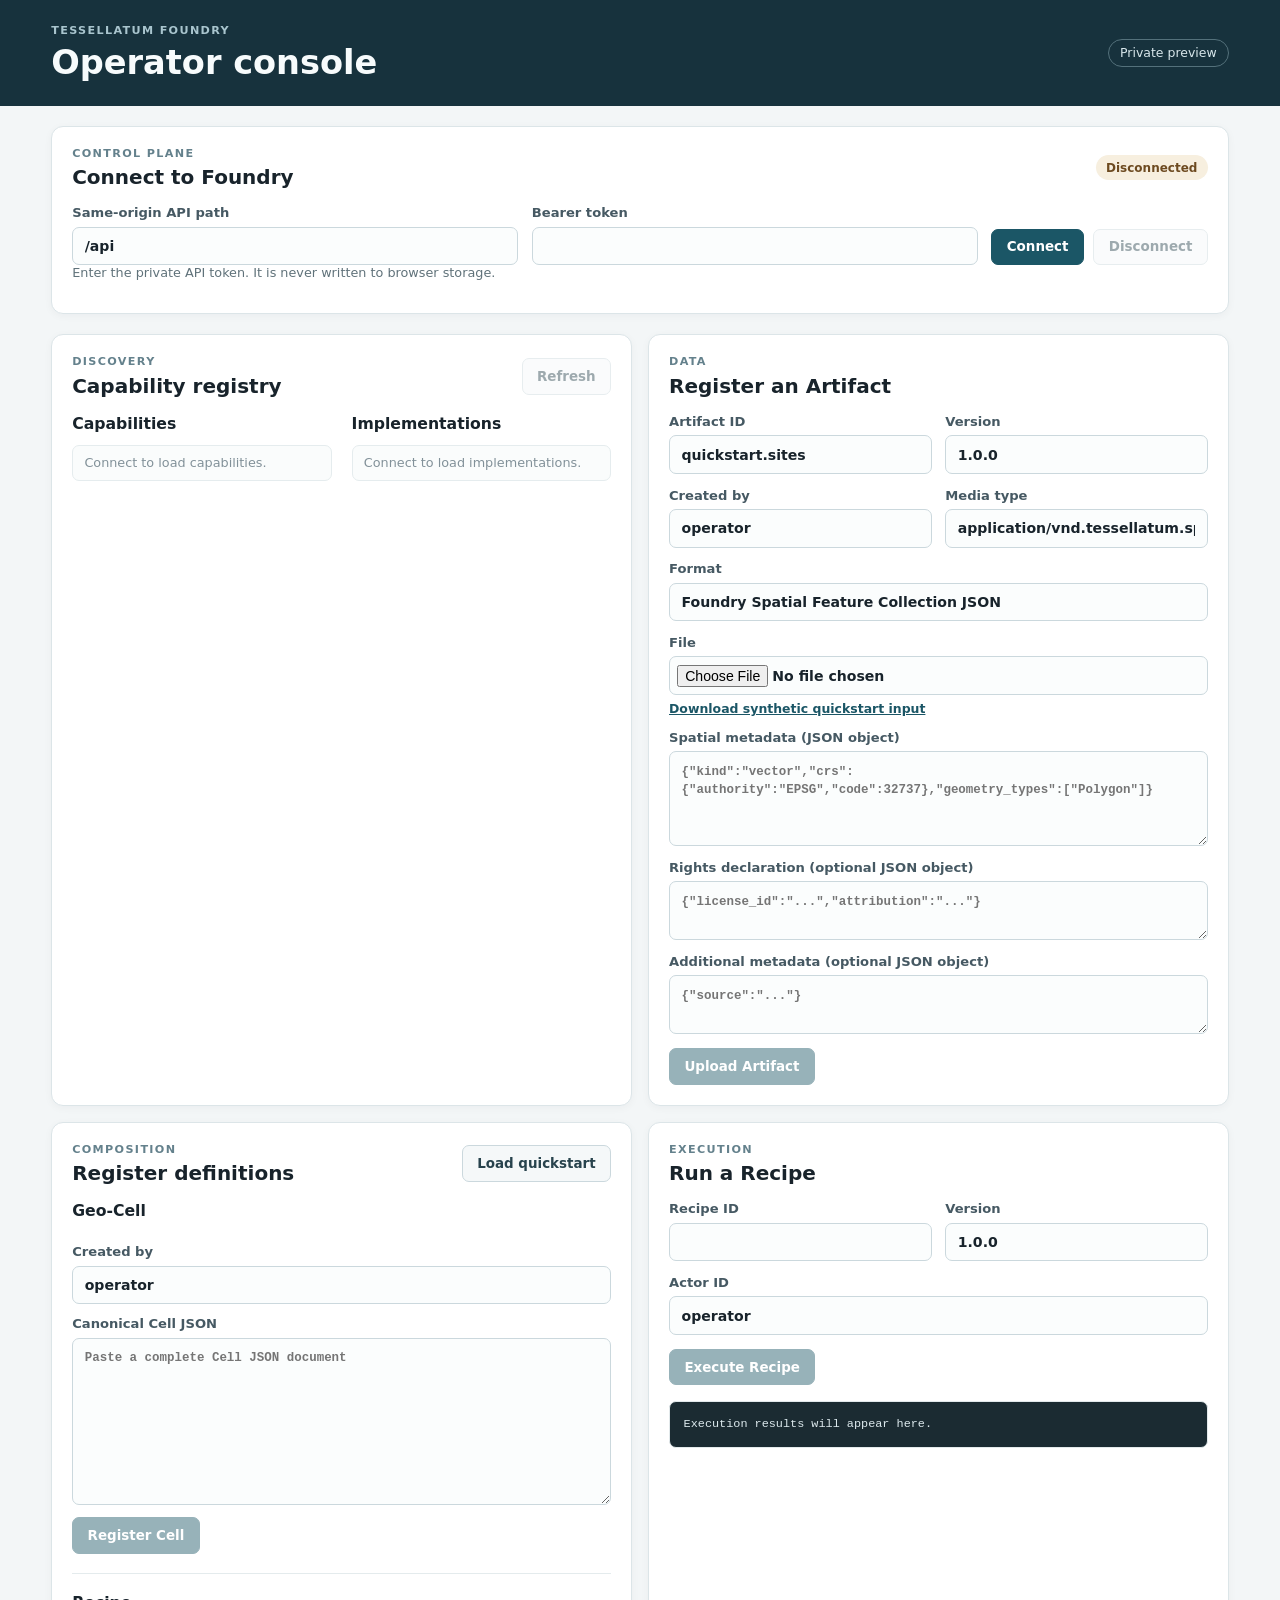
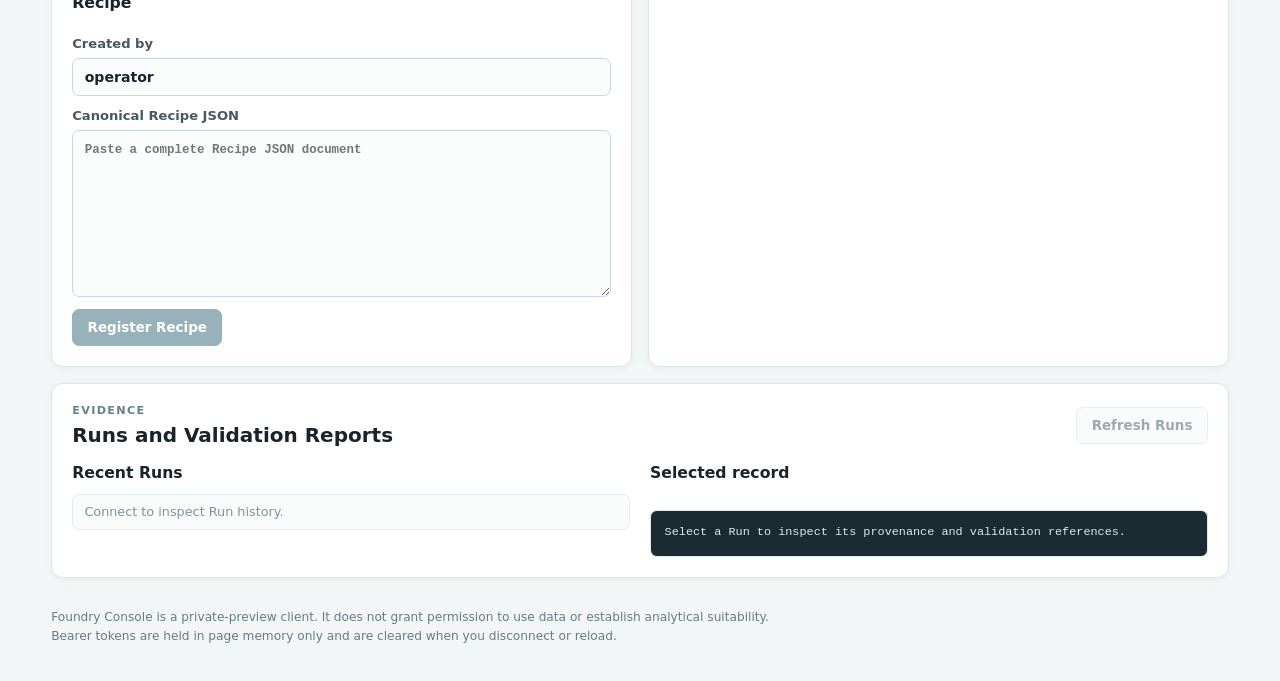
<file: console/index.html>
<!doctype html>
<html lang="en">
<head>
  <meta charset="utf-8">
  <meta name="viewport" content="width=device-width, initial-scale=1">
  <meta name="referrer" content="no-referrer">
  <title>Tessellatum Foundry Console</title>
  <link rel="stylesheet" href="styles.css">
  <script src="app.js" defer></script>
</head>
<body>
  <header class="topbar">
    <div>
      <p class="eyebrow">Tessellatum Foundry</p>
      <h1>Operator console</h1>
    </div>
    <span class="preview-label">Private preview</span>
  </header>

  <section class="connection panel" aria-labelledby="connection-title">
    <div class="section-heading">
      <div>
        <p class="eyebrow">Control plane</p>
        <h2 id="connection-title">Connect to Foundry</h2>
      </div>
      <span id="connectionState" class="state disconnected">Disconnected</span>
    </div>
    <div class="connection-fields">
      <label>Same-origin API path
        <input id="apiBase" value="/api" autocomplete="off" spellcheck="false">
      </label>
      <label>Bearer token
        <input id="apiToken" type="password" autocomplete="off" spellcheck="false">
      </label>
      <div class="actions">
        <button id="connectButton" type="button">Connect</button>
        <button id="disconnectButton" class="secondary" type="button" disabled>Disconnect</button>
      </div>
    </div>
    <p id="connectionMessage" class="message" role="status" aria-live="polite">
      Enter the private API token supplied by your administrator. It stays in memory only.
    </p>
  </section>

  <main class="dashboard">
    <section class="panel" aria-labelledby="registry-title">
      <div class="section-heading">
        <div>
          <p class="eyebrow">Discovery</p>
          <h2 id="registry-title">Capability registry</h2>
        </div>
        <button id="refreshRegistry" class="secondary" type="button" disabled>Refresh</button>
      </div>
      <div class="registry-grid">
        <div>
          <h3>Capabilities</h3>
          <ul id="capabilityList" class="compact-list"><li class="muted">Connect to load capabilities.</li></ul>
        </div>
        <div>
          <h3>Implementations</h3>
          <ul id="implementationList" class="compact-list"><li class="muted">Connect to load implementations.</li></ul>
        </div>
      </div>
    </section>

    <section class="panel" aria-labelledby="artifact-title">
      <div class="section-heading">
        <div>
          <p class="eyebrow">Data</p>
          <h2 id="artifact-title">Register an Artifact</h2>
        </div>
      </div>
      <form id="artifactForm" class="form-grid">
        <label>Artifact ID<input id="artifactId" required value="quickstart.sites"></label>
        <label>Version<input id="artifactVersion" required value="1.0.0"></label>
        <label>Created by<input id="artifactCreator" required value="operator"></label>
        <label>Media type<input id="artifactMediaType" required value="application/vnd.tessellatum.spatial-feature-collection+json"></label>
        <label class="wide">Format<input id="artifactFormat" required value="Foundry Spatial Feature Collection JSON"></label>
        <label class="wide">File<input id="artifactFile" type="file" required><a class="inline-link" href="examples/quickstart/sites.geojson" download>Download synthetic quickstart input</a></label>
        <label class="wide">Spatial metadata (JSON object)
          <textarea id="artifactSpatial" rows="4" spellcheck="false" placeholder='{"kind":"vector","crs":{"authority":"EPSG","code":32737},"geometry_types":["Polygon"]}'></textarea>
        </label>
        <label class="wide">Rights declaration (optional JSON object)
          <textarea id="artifactRights" rows="2" spellcheck="false" placeholder='{"license_id":"...","attribution":"..."}'></textarea>
        </label>
        <label class="wide">Additional metadata (optional JSON object)
          <textarea id="artifactMetadata" rows="2" spellcheck="false" placeholder='{"source":"..."}'></textarea>
        </label>
        <div class="wide actions">
          <button type="submit" disabled>Upload Artifact</button>
          <span id="artifactMessage" class="message" role="status" aria-live="polite"></span>
        </div>
      </form>
    </section>

    <section class="panel" aria-labelledby="definitions-title">
      <div class="section-heading">
        <div>
          <p class="eyebrow">Composition</p>
          <h2 id="definitions-title">Register definitions</h2>
        </div>
        <button id="loadQuickstart" class="secondary" type="button">Load quickstart</button>
      </div>
      <form id="cellForm" class="stack-form">
        <h3>Geo-Cell</h3>
        <label>Created by<input id="cellCreator" value="operator" required></label>
        <label>Canonical Cell JSON
          <textarea id="cellDefinition" rows="8" spellcheck="false" placeholder="Paste a complete Cell JSON document"></textarea>
        </label>
        <div class="actions">
          <button type="submit" disabled>Register Cell</button>
          <span id="cellMessage" class="message" role="status" aria-live="polite"></span>
        </div>
      </form>
      <div class="separator"></div>
      <form id="recipeForm" class="stack-form">
        <h3>Recipe</h3>
        <label>Created by<input id="recipeCreator" value="operator" required></label>
        <label>Canonical Recipe JSON
          <textarea id="recipeDefinition" rows="8" spellcheck="false" placeholder="Paste a complete Recipe JSON document"></textarea>
        </label>
        <div class="actions">
          <button type="submit" disabled>Register Recipe</button>
          <span id="recipeMessage" class="message" role="status" aria-live="polite"></span>
        </div>
      </form>
    </section>

    <section class="panel" aria-labelledby="execute-title">
      <div class="section-heading">
        <div>
          <p class="eyebrow">Execution</p>
          <h2 id="execute-title">Run a Recipe</h2>
        </div>
      </div>
      <form id="executeForm" class="form-grid">
        <label>Recipe ID<input id="runRecipeId" required></label>
        <label>Version<input id="runRecipeVersion" required value="1.0.0"></label>
        <label class="wide">Actor ID<input id="runActor" required value="operator"></label>
        <div class="wide actions">
          <button type="submit" disabled>Execute Recipe</button>
          <span id="executeMessage" class="message" role="status" aria-live="polite"></span>
        </div>
      </form>
      <pre id="executionResult" class="result" aria-live="polite">Execution results will appear here.</pre>
      <div id="outputDownloads" class="actions" aria-label="Recipe output downloads"></div>
    </section>

    <section class="panel wide-panel" aria-labelledby="history-title">
      <div class="section-heading">
        <div>
          <p class="eyebrow">Evidence</p>
          <h2 id="history-title">Runs and Validation Reports</h2>
        </div>
        <button id="refreshRuns" class="secondary" type="button" disabled>Refresh Runs</button>
      </div>
      <div class="history-grid">
        <div>
          <h3>Recent Runs</h3>
          <ul id="runList" class="run-list"><li class="muted">Connect to inspect Run history.</li></ul>
        </div>
        <div>
          <h3>Selected record</h3>
          <div id="reportLinks" class="actions"></div>
          <pre id="recordDetail" class="result">Select a Run to inspect its provenance and validation references.</pre>
        </div>
      </div>
    </section>
  </main>

  <footer>
    <p>Foundry Console is a private-preview client. It does not grant permission to use data or establish analytical suitability.</p>
    <p>Bearer tokens are held in page memory only and are cleared when you disconnect or reload.</p>
  </footer>
</body>
</html>
</file>
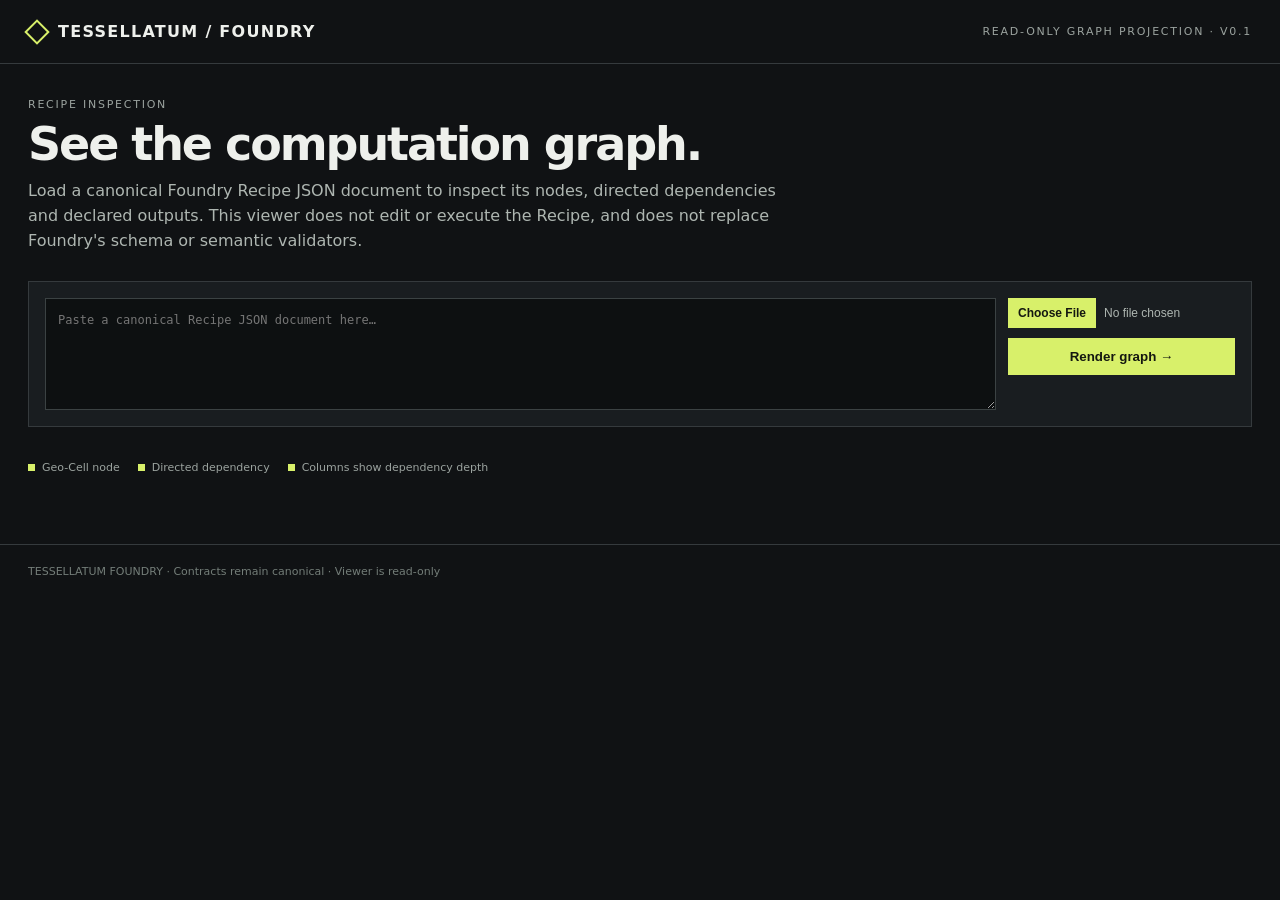
<file: viewer/index.html>
<!doctype html>
<html lang="en">
<head>
  <meta charset="utf-8">
  <meta name="viewport" content="width=device-width, initial-scale=1">
  <meta name="description" content="Read-only viewer for canonical Tessellatum Foundry Recipe DAGs.">
  <title>Foundry / Recipe Viewer</title>
  <style>
    :root {
      color-scheme: dark;
      font-family: Inter, ui-sans-serif, system-ui, -apple-system, BlinkMacSystemFont, "Segoe UI", sans-serif;
      background: #101214;
      color: #eef0ec;
      font-synthesis: none;
      text-rendering: optimizeLegibility;
    }
    * { box-sizing: border-box; }
    body { margin: 0; min-width: 320px; }
    header {
      display: flex; align-items: center; justify-content: space-between;
      gap: 20px; padding: 22px 28px; border-bottom: 1px solid #353a3d;
    }
    .brand { display: flex; align-items: center; gap: 12px; font-weight: 750; letter-spacing: .08em; }
    .mark { width: 18px; height: 18px; border: 2px solid #d8f06a; transform: rotate(45deg); }
    .eyebrow, .muted, small { color: #9ba39f; }
    .eyebrow { font-size: 11px; letter-spacing: .16em; text-transform: uppercase; }
    main { max-width: 1500px; margin: 0 auto; padding: 34px 28px 56px; }
    h1 { margin: 6px 0 8px; font-size: clamp(28px, 4vw, 46px); letter-spacing: -.045em; }
    .intro { max-width: 760px; color: #aeb6b1; line-height: 1.55; margin: 0 0 28px; }
    .loader {
      display: grid; grid-template-columns: minmax(0, 1fr) auto; gap: 12px;
      padding: 16px; background: #191d20; border: 1px solid #353a3d; margin-bottom: 20px;
    }
    textarea {
      width: 100%; min-height: 112px; resize: vertical; background: #0d1011;
      color: #e9eee8; border: 1px solid #3b4243; padding: 12px;
      font: 12px/1.5 ui-monospace, SFMono-Regular, Consolas, monospace;
    }
    .load-actions { display: flex; flex-direction: column; gap: 10px; min-width: 180px; }
    button, input::file-selector-button {
      border: 1px solid #d8f06a; background: #d8f06a; color: #141710;
      padding: 10px 14px; font-weight: 750; cursor: pointer;
    }
    button:hover { background: #e6ff85; }
    input[type=file] { color: #aeb6b1; font-size: 12px; max-width: 100%; }
    input::file-selector-button { margin-right: 8px; padding: 7px 9px; }
    .error { display: none; border-left: 3px solid #ff786f; padding: 10px 12px; color: #ffc0bb; background: #281a1a; margin: 12px 0; }
    .summary {
      display: none; grid-template-columns: 1fr auto; align-items: end; gap: 20px;
      padding: 20px 0 16px; border-bottom: 1px solid #353a3d;
    }
    .summary h2 { margin: 4px 0; font-size: 24px; overflow-wrap: anywhere; }
    .stats { display: flex; gap: 18px; color: #aeb6b1; font-size: 12px; }
    .stats strong { color: #eef0ec; font-size: 18px; display: block; }
    .graph-wrap {
      display: none; margin-top: 18px; border: 1px solid #353a3d;
      background-color: #141719;
      background-image: radial-gradient(#343a3a 1px, transparent 1px);
      background-size: 18px 18px; overflow: auto; min-height: 260px;
    }
    svg { display: block; max-width: none; }
    .node rect { fill: #202629; stroke: #65706d; stroke-width: 1.4; }
    .node .node-id { fill: #d8f06a; font: 700 11px ui-monospace, monospace; }
    .node .cell-ref { fill: #f0f2ed; font: 600 13px ui-monospace, monospace; }
    .node .cell-version { fill: #9ba39f; font: 11px ui-monospace, monospace; }
    .edge { fill: none; stroke: #87928c; stroke-width: 1.5; }
    .edge-label { fill: #aeb6b1; font: 10px ui-monospace, monospace; }
    .legend { display: flex; gap: 18px; flex-wrap: wrap; padding: 14px 0; color: #9ba39f; font-size: 11px; }
    .legend span::before { content: ""; display: inline-block; width: 7px; height: 7px; background: #d8f06a; margin-right: 7px; }
    .outputs { margin-top: 12px; padding: 14px 16px; background: #191d20; border: 1px solid #353a3d; }
    .outputs h3 { margin: 0 0 8px; font-size: 12px; letter-spacing: .12em; text-transform: uppercase; color: #9ba39f; }
    .outputs ul { margin: 0; padding-left: 18px; color: #e2e8e1; font: 12px/1.7 ui-monospace, monospace; }
    footer { padding: 20px 28px; border-top: 1px solid #353a3d; color: #737d78; font-size: 11px; }
    @media (max-width: 760px) {
      header { padding: 18px; }
      main { padding: 26px 16px 40px; }
      .loader { grid-template-columns: 1fr; }
      .load-actions { flex-direction: row; align-items: center; flex-wrap: wrap; }
      .summary { grid-template-columns: 1fr; }
      .stats { gap: 24px; }
    }
  </style>
</head>
<body>
  <header>
    <div class="brand"><span class="mark" aria-hidden="true"></span><span>TESSELLATUM / FOUNDRY</span></div>
    <div class="eyebrow">Read-only graph projection · v0.1</div>
  </header>
  <main>
    <div class="eyebrow">Recipe inspection</div>
    <h1>See the computation graph.</h1>
    <p class="intro">Load a canonical Foundry Recipe JSON document to inspect its nodes, directed dependencies and declared outputs. This viewer does not edit or execute the Recipe, and does not replace Foundry's schema or semantic validators.</p>

    <section class="loader" aria-label="Load a Recipe">
      <textarea id="recipe-json" spellcheck="false" aria-label="Recipe JSON" placeholder="Paste a canonical Recipe JSON document here…"></textarea>
      <div class="load-actions">
        <input id="recipe-file" type="file" accept=".json,application/json" aria-label="Choose Recipe JSON file">
        <button id="render" type="button">Render graph →</button>
      </div>
    </section>
    <div id="error" class="error" role="alert"></div>

    <section id="summary" class="summary" aria-live="polite">
      <div>
        <div class="eyebrow" id="recipe-ref"></div>
        <h2 id="recipe-title"></h2>
        <div class="muted" id="recipe-id"></div>
      </div>
      <div class="stats">
        <div><strong id="node-count">0</strong>Nodes</div>
        <div><strong id="edge-count">0</strong>Edges</div>
        <div><strong id="output-count">0</strong>Outputs</div>
      </div>
    </section>

    <section id="graph-wrap" class="graph-wrap" aria-label="Recipe directed acyclic graph">
      <svg id="graph" role="img" aria-label="Recipe graph"></svg>
    </section>
    <div class="legend"><span>Geo-Cell node</span><span>Directed dependency</span><span>Columns show dependency depth</span></div>
    <section id="outputs" class="outputs" hidden>
      <h3>Declared Recipe outputs</h3>
      <ul id="output-list"></ul>
    </section>
  </main>
  <footer>TESSELLATUM FOUNDRY · Contracts remain canonical · Viewer is read-only</footer>

  <script>
    "use strict";

    const byId = (id) => document.getElementById(id);
    const svgNs = "http://www.w3.org/2000/svg";

    function element(name, attributes = {}, text = "") {
      const node = document.createElementNS(svgNs, name);
      for (const [key, value] of Object.entries(attributes)) node.setAttribute(key, String(value));
      if (text) node.textContent = text;
      return node;
    }

    function requireString(value, label) {
      if (typeof value !== "string" || value.trim() === "") {
        throw new Error(label + " must be a non-empty string.");
      }
      return value;
    }

    function layoutRecipe(recipe) {
      if (!recipe || typeof recipe !== "object" || Array.isArray(recipe)) {
        throw new Error("Recipe JSON must be an object.");
      }
      requireString(recipe.recipe_id, "recipe_id");
      requireString(recipe.version, "version");
      if (!Array.isArray(recipe.nodes) || recipe.nodes.length === 0) {
        throw new Error("Recipe must contain at least one node.");
      }
      const nodes = recipe.nodes.map((node) => {
        if (!node || typeof node !== "object" || Array.isArray(node)) {
          throw new Error("Each node must be an object.");
        }
        requireString(node.node_id, "node_id");
        if (!node.cell || typeof node.cell !== "object") {
          throw new Error("Node " + node.node_id + " must reference a Cell.");
        }
        requireString(node.cell.cell_id, "cell.cell_id");
        requireString(node.cell.version, "cell.version");
        return node;
      });
      const ids = nodes.map((node) => node.node_id);
      if (new Set(ids).size !== ids.length) throw new Error("Recipe node IDs must be unique.");

      const nodeById = new Map(nodes.map((node) => [node.node_id, node]));
      const adjacency = new Map(ids.map((id) => [id, []]));
      const indegree = new Map(ids.map((id) => [id, 0]));
      const rank = new Map(ids.map((id) => [id, 0]));
      if (!Array.isArray(recipe.edges)) {
        throw new Error("Recipe edges must be an array.");
      }
      const edges = recipe.edges;
      const outputs = recipe.declared_outputs === undefined ? [] : recipe.declared_outputs;
      if (!Array.isArray(outputs)) {
        throw new Error("Recipe declared_outputs must be an array when present.");
      }
      for (const output of outputs) {
        requireString(output && output.name, "declared_outputs.name");
        requireString(output.node_id, "declared_outputs.node_id");
        requireString(output.output_port, "declared_outputs.output_port");
        if (!nodeById.has(output.node_id)) {
          throw new Error("A declared output references a node that is not in this Recipe.");
        }
      }

      for (const edge of edges) {
        const from = edge && edge.from;
        const to = edge && edge.to;
        const source = requireString(from && from.node_id, "edge.from.node_id");
        const target = requireString(to && to.node_id, "edge.to.node_id");
        requireString(from.output_port, "edge.from.output_port");
        requireString(to.input_port, "edge.to.input_port");
        if (!nodeById.has(source) || !nodeById.has(target)) {
          throw new Error("An edge references a node that is not in this Recipe.");
        }
        adjacency.get(source).push(target);
        indegree.set(target, indegree.get(target) + 1);
      }

      const queue = ids.filter((id) => indegree.get(id) === 0);
      const order = [];
      while (queue.length) {
        const source = queue.shift();
        order.push(source);
        for (const target of adjacency.get(source)) {
          rank.set(target, Math.max(rank.get(target), rank.get(source) + 1));
          indegree.set(target, indegree.get(target) - 1);
          if (indegree.get(target) === 0) queue.push(target);
        }
      }
      if (order.length !== nodes.length) {
        throw new Error("Recipe contains a dependency cycle; a DAG cannot be rendered.");
      }

      const layers = new Map();
      for (const id of order) {
        const depth = rank.get(id);
        if (!layers.has(depth)) layers.set(depth, []);
        layers.get(depth).push(id);
      }

      const nodeWidth = 236;
      const nodeHeight = 88;
      const columnGap = 124;
      const rowGap = 34;
      const padding = 42;
      const maxDepth = Math.max(...layers.keys());
      const maxRows = Math.max(...Array.from(layers.values(), (items) => items.length));
      const width = padding * 2 + (maxDepth + 1) * nodeWidth + maxDepth * columnGap;
      const height = padding * 2 + maxRows * nodeHeight + Math.max(0, maxRows - 1) * rowGap;
      const positions = new Map();

      for (const [depth, layer] of layers.entries()) {
        layer.forEach((id, index) => {
          positions.set(id, {
            x: padding + depth * (nodeWidth + columnGap),
            y: padding + index * (nodeHeight + rowGap),
          });
        });
      }
      return { nodes, edges, outputs, positions, nodeWidth, nodeHeight, width, height, order };
    }

    function renderRecipe(recipe) {
      const layout = layoutRecipe(recipe);
      const graph = byId("graph");
      graph.replaceChildren();
      graph.setAttribute("viewBox", "0 0 " + layout.width + " " + layout.height);
      graph.setAttribute("width", layout.width);
      graph.setAttribute("height", layout.height);

      const defs = element("defs");
      const marker = element("marker", {
        id: "arrow", markerWidth: 8, markerHeight: 8, refX: 6, refY: 3,
        orient: "auto", markerUnits: "strokeWidth"
      });
      marker.append(element("path", { d: "M0,0 L0,6 L7,3 z", fill: "#87928c" }));
      defs.append(marker);
      graph.append(defs);

      const edgeLayer = element("g", { "aria-label": "Dependencies" });
      for (const edge of layout.edges) {
        const source = layout.positions.get(edge.from.node_id);
        const target = layout.positions.get(edge.to.node_id);
        const x1 = source.x + layout.nodeWidth;
        const x2 = target.x;
        const y1 = source.y + layout.nodeHeight / 2;
        const y2 = target.y + layout.nodeHeight / 2;
        const middle = x1 + Math.max(24, (x2 - x1) / 2);
        const path = element("path", {
          d: "M " + x1 + " " + y1 + " H " + middle + " V " + y2 + " H " + (x2 - 7),
          class: "edge", "marker-end": "url(#arrow)"
        });
        const title = element("title", {}, edge.from.node_id + "." + edge.from.output_port + " → " + edge.to.node_id + "." + edge.to.input_port);
        path.append(title);
        edgeLayer.append(path);
      }
      graph.append(edgeLayer);

      const nodeLayer = element("g", { "aria-label": "Geo-Cell nodes" });
      for (const node of layout.nodes) {
        const point = layout.positions.get(node.node_id);
        const group = element("g", {
          class: "node",
          transform: "translate(" + point.x + " " + point.y + ")"
        });
        group.append(element("title", {}, node.node_id + " · " + node.cell.cell_id + "@" + node.cell.version));
        group.append(element("rect", { width: layout.nodeWidth, height: layout.nodeHeight, rx: 2 }));
        group.append(element("text", { x: 14, y: 22, class: "node-id" }, node.node_id));
        group.append(element("text", { x: 14, y: 48, class: "cell-ref" }, node.cell.cell_id));
        group.append(element("text", { x: 14, y: 69, class: "cell-version" }, "CELL VERSION / " + node.cell.version));
        nodeLayer.append(group);
      }
      graph.append(nodeLayer);

      const outputs = layout.outputs;
      byId("recipe-ref").textContent = "RECIPE / " + recipe.recipe_id + "@" + recipe.version;
      byId("recipe-title").textContent = typeof recipe.title === "string" ? recipe.title : recipe.recipe_id;
      byId("recipe-id").textContent = "Canonical Recipe JSON · read-only projection";
      byId("node-count").textContent = String(layout.nodes.length);
      byId("edge-count").textContent = String(layout.edges.length);
      byId("output-count").textContent = String(outputs.length);
      byId("summary").style.display = "grid";
      byId("graph-wrap").style.display = "block";
      byId("outputs").hidden = outputs.length === 0;
      byId("output-list").replaceChildren();
      for (const output of outputs) {
        const item = document.createElement("li");
        item.textContent = output.name + " ← " + output.node_id + "." + output.output_port;
        byId("output-list").append(item);
      }
      byId("error").style.display = "none";
    }

    byId("render").addEventListener("click", () => {
      try {
        const recipe = JSON.parse(byId("recipe-json").value);
        renderRecipe(recipe);
      } catch (error) {
        byId("error").textContent = error instanceof Error ? error.message : "Unable to render this Recipe.";
        byId("error").style.display = "block";
      }
    });

    byId("recipe-file").addEventListener("change", async (event) => {
      const file = event.target.files && event.target.files[0];
      if (!file) return;
      try {
        byId("recipe-json").value = await file.text();
        byId("render").click();
      } catch {
        byId("error").textContent = "Unable to read the selected file.";
        byId("error").style.display = "block";
      }
    });
  </script>
</body>
</html>
</file>
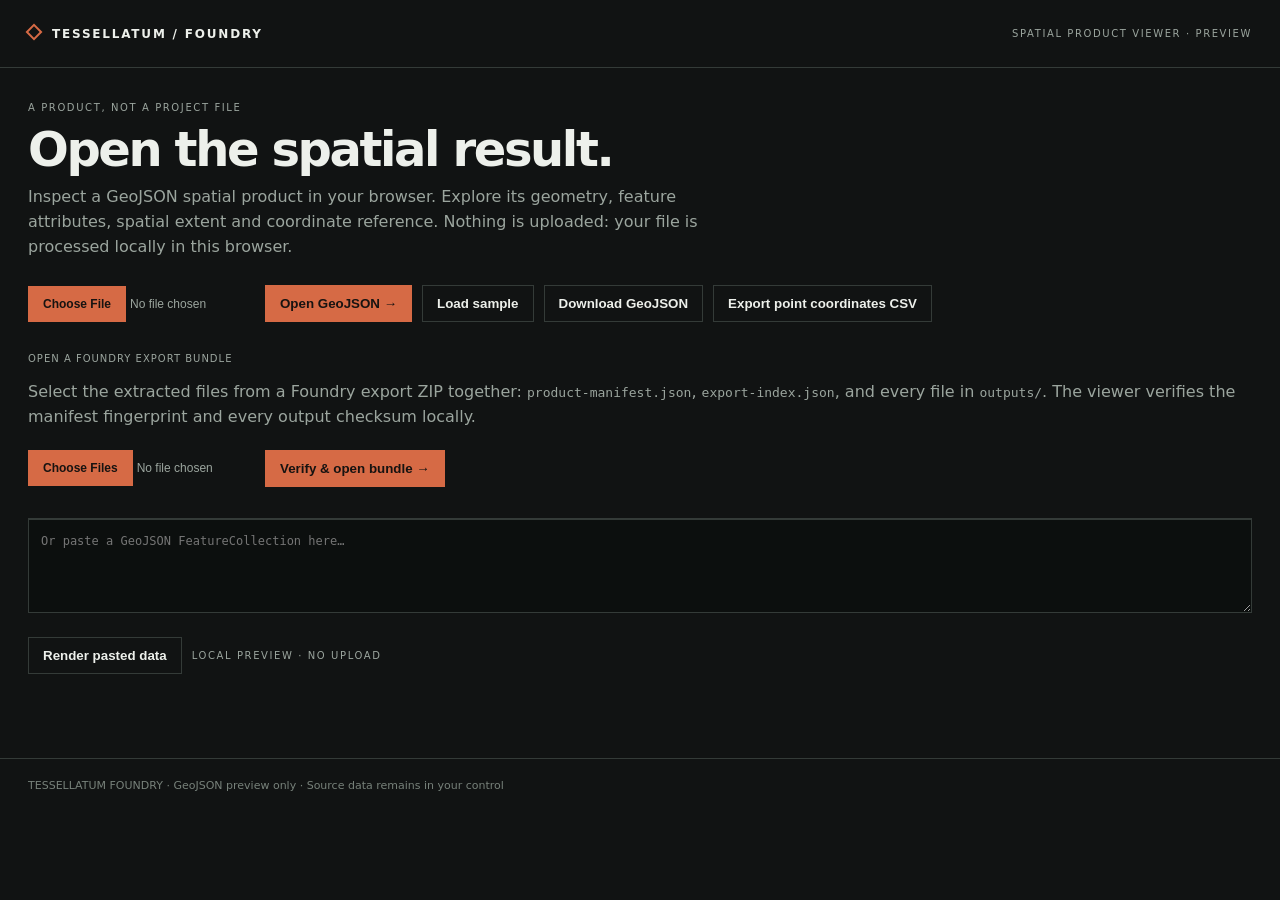
<file: viewer/product/index.html>
<!doctype html>
<html lang="en">
<head>
<meta charset="utf-8"><meta name="viewport" content="width=device-width,initial-scale=1">
<meta name="description" content="Open and inspect spatial products produced by Tessellatum Foundry.">
<title>Foundry / Spatial Product</title>
<style>
:root{color-scheme:dark;--bg:#111313;--panel:#191d1c;--line:#343b38;--ink:#edf0eb;--muted:#9ba59e;--accent:#d66a45;--soft:#242a27;font-family:Inter,ui-sans-serif,system-ui,-apple-system,"Segoe UI",sans-serif}
*{box-sizing:border-box}body{margin:0;background:var(--bg);color:var(--ink);min-width:320px}header{height:68px;border-bottom:1px solid var(--line);display:flex;align-items:center;justify-content:space-between;padding:0 28px}.brand{font-size:12px;font-weight:800;letter-spacing:.15em}.mark{display:inline-block;width:12px;height:12px;border:2px solid var(--accent);transform:rotate(45deg);margin-right:12px}.eyebrow{font-size:10px;letter-spacing:.16em;text-transform:uppercase;color:var(--muted)}main{max-width:1500px;margin:auto;padding:34px 28px 64px}h1{font-size:clamp(30px,4vw,48px);letter-spacing:-.05em;margin:8px 0}p{color:var(--muted);line-height:1.55}.intro{max-width:720px;margin:0 0 26px}.toolbar{display:flex;gap:10px;align-items:center;flex-wrap:wrap;margin:20px 0}.button,input::file-selector-button{background:var(--accent);color:#171311;border:1px solid var(--accent);padding:10px 14px;font-weight:750;cursor:pointer}.button.secondary{background:transparent;color:var(--ink);border-color:var(--line)}input[type=file]{font-size:12px;color:var(--muted);max-width:100%}textarea{width:100%;min-height:94px;background:#0c0f0e;color:var(--ink);border:1px solid var(--line);padding:12px;font:12px/1.5 ui-monospace,monospace}.error{display:none;background:#2a1c19;border-left:3px solid #e58b70;color:#ffd0c2;padding:12px;margin:14px 0}.workspace{display:grid;grid-template-columns:minmax(0,1fr) 300px;gap:16px;margin-top:18px}.product-brief{border:1px solid var(--line);background:var(--panel);padding:20px;margin:18px 0}.brief-grid{display:grid;grid-template-columns:repeat(2,minmax(0,1fr));gap:18px;margin-top:14px}.brief-block{border-top:1px solid var(--line);padding-top:12px}.brief-block h3{font-size:10px;letter-spacing:.13em;text-transform:uppercase;color:var(--muted);margin:0 0 8px}.brief-block p{margin:0;color:var(--ink);font-size:13px}.brief-list{margin:0;padding-left:18px;color:var(--muted);font-size:12px;line-height:1.65}.check-list{display:grid;gap:7px}.check-row{display:flex;justify-content:space-between;gap:12px;padding:8px 0;border-bottom:1px solid var(--line);font-size:12px}.check-status{font-size:10px;text-transform:uppercase;letter-spacing:.1em;color:var(--muted);white-space:nowrap}.check-status.passed{color:#9ac7a7}.check-status.failed{color:#e58b70}.map-panel,.side-panel{border:1px solid var(--line);background:var(--panel)}.map-head,.side-head{padding:15px 17px;border-bottom:1px solid var(--line);display:flex;justify-content:space-between;gap:10px;align-items:center}.map-stage{min-height:480px;position:relative;background-color:#151a18;background-image:linear-gradient(#252d29 1px,transparent 1px),linear-gradient(90deg,#252d29 1px,transparent 1px);background-size:36px 36px;overflow:hidden}.map-stage svg{width:100%;height:480px;display:block}.map-empty{position:absolute;inset:0;display:grid;place-items:center;text-align:center;padding:24px;color:var(--muted)}.map-empty strong{display:block;color:var(--ink);font-size:18px;margin-bottom:8px}.map-foot{padding:10px 16px;border-top:1px solid var(--line);display:flex;justify-content:space-between;gap:10px;flex-wrap:wrap;color:var(--muted);font-size:11px}.stats{display:grid;grid-template-columns:repeat(3,1fr);gap:8px;margin:14px 0}.stat{background:var(--soft);padding:12px}.stat strong{display:block;font-size:22px}.stat span{font-size:10px;color:var(--muted);text-transform:uppercase;letter-spacing:.1em}.side-content{padding:16px}.field{padding:11px 0;border-bottom:1px solid var(--line)}.field:last-child{border:0}.field label{display:block;color:var(--muted);font-size:10px;text-transform:uppercase;letter-spacing:.1em;margin-bottom:5px}.field div{font-size:12px;overflow-wrap:anywhere}.feature-list{max-height:230px;overflow:auto;margin-top:10px}.feature{width:100%;text-align:left;background:transparent;border:0;border-top:1px solid var(--line);color:var(--ink);padding:10px 2px;cursor:pointer}.feature:hover,.feature.active{color:var(--accent)}.properties{font:11px/1.5 ui-monospace,monospace;white-space:pre-wrap;overflow-wrap:anywhere;background:#101412;padding:10px;max-height:200px;overflow:auto}.hidden{display:none!important}footer{border-top:1px solid var(--line);padding:20px 28px;color:#77817a;font-size:11px}@media(max-width:850px){.brief-grid{grid-template-columns:1fr}header{padding:0 16px}main{padding:26px 16px 44px}.workspace{grid-template-columns:1fr}.map-stage,.map-stage svg{min-height:360px;height:360px}.stats{grid-template-columns:repeat(3,1fr)}}
</style></head>
<body>
<header><div class="brand"><span class="mark"></span>TESSELLATUM / FOUNDRY</div><div class="eyebrow">Spatial product viewer · preview</div></header>
<main>
<div class="eyebrow">A product, not a project file</div><h1>Open the spatial result.</h1>
<p class="intro">Inspect a GeoJSON spatial product in your browser. Explore its geometry, feature attributes, spatial extent and coordinate reference. Nothing is uploaded: your file is processed locally in this browser.</p>
<section aria-label="Open spatial product">
<div class="toolbar"><input id="file" type="file" accept=".geojson,.json,application/geo+json,application/json"><button class="button" id="load">Open GeoJSON →</button><button class="button secondary" id="sample">Load sample</button><button class="button secondary" id="download" disabled>Download GeoJSON</button><button class="button secondary" id="download-csv" disabled>Export point coordinates CSV</button></div>
<div class="field"><label>Open a Foundry export bundle</label><p>Select the extracted files from a Foundry export ZIP together: <code>product-manifest.json</code>, <code>export-index.json</code>, and every file in <code>outputs/</code>. The viewer verifies the manifest fingerprint and every output checksum locally.</p><div class="toolbar"><input id="bundle-files" type="file" multiple><button class="button" id="open-bundle">Verify &amp; open bundle →</button></div><div id="bundle-meta" class="field hidden"></div><div id="bundle-outputs" class="feature-list"></div></div>
<textarea id="source" spellcheck="false" aria-label="GeoJSON input" placeholder="Or paste a GeoJSON FeatureCollection here…"></textarea>
<div class="toolbar"><button class="button secondary" id="render">Render pasted data</button><span class="eyebrow" id="privacy">Local preview · no upload</span></div>
<div id="error" class="error" role="alert"></div>
</section>
<section id="product-brief" class="product-brief hidden" aria-label="Product handoff">
<div class="eyebrow">Foundry product handoff</div><h2 id="brief-title" style="font-size:clamp(22px,3vw,32px);letter-spacing:-.04em;margin:8px 0">Product outcome</h2>
<p id="brief-description" style="max-width:850px;margin:0"></p>
<div class="brief-grid">
<div class="brief-block"><h3>Intended outcome</h3><p id="brief-outcome"></p></div>
<div class="brief-block"><h3>Who this is for</h3><p id="brief-audience"></p></div>
<div class="brief-block"><h3>Decision context</h3><p id="brief-context"></p></div>
<div class="brief-block"><h3>Geographic scope</h3><p id="brief-scope"></p></div>
<div class="brief-block"><h3>Success criteria</h3><ul class="brief-list" id="brief-criteria"></ul></div>
<div class="brief-block"><h3>Release checks</h3><div class="check-list" id="brief-checks"></div></div>
</div></section>
<section id="workspace" class="workspace hidden">
<div class="map-panel"><div class="map-head"><div><div class="eyebrow">Spatial preview</div><strong id="product-name">Untitled product</strong></div><span class="eyebrow" id="geometry-kind">GeoJSON</span></div>
<div class="map-stage"><div class="map-empty" id="empty"><div><strong>Your spatial product appears here.</strong>Open a GeoJSON FeatureCollection to begin.</div></div><svg id="map" role="img" aria-label="Spatial feature preview"></svg></div>
<div class="map-foot"><span id="extent">Extent —</span><span id="crs">CRS · EPSG:4326 (GeoJSON default)</span></div></div>
<aside class="side-panel"><div class="side-head"><div class="eyebrow">Product inspection</div><span class="eyebrow" id="status">Loaded</span></div><div class="side-content">
<div class="stats"><div class="stat"><strong id="count">0</strong><span>Features</span></div><div class="stat"><strong id="vertices">0</strong><span>Vertices</span></div><div class="stat"><strong id="types">0</strong><span>Types</span></div></div>
<div class="field"><label>Geometry composition</label><div id="composition">—</div></div><div class="field"><label>Selected feature</label><div id="selected">All features</div></div><div class="field"><label>Attributes</label><div class="properties" id="properties">Select a feature to inspect its properties.</div></div>
<div class="field"><label>Feature index</label><div class="feature-list" id="features"></div></div>
</div></aside></section>
</main><footer>TESSELLATUM FOUNDRY · GeoJSON preview only · Source data remains in your control</footer>
<script>
"use strict";
const $=id=>document.getElementById(id);let collection=null,selected=-1,extent=null,activeCrs={authority:"EPSG",code:4326,name:"EPSG:4326 · WGS 84 (RFC 7946 GeoJSON)"};
const sample={type:"FeatureCollection",name:"Road access zones · illustrative sample",features:[{type:"Feature",properties:{zone:"North",distance_m:500,source:"Illustrative geometry"},geometry:{type:"Polygon",coordinates:[[[36.78,-1.25],[36.83,-1.25],[36.84,-1.29],[36.80,-1.32],[36.77,-1.29],[36.78,-1.25]]]}},{type:"Feature",properties:{zone:"South",distance_m:500,source:"Illustrative geometry"},geometry:{type:"Polygon",coordinates:[[[36.82,-1.32],[36.88,-1.31],[36.89,-1.36],[36.84,-1.38],[36.81,-1.35],[36.82,-1.32]]]}}]};
function fail(message){$("error").textContent=message;$("error").style.display="block"}
function canonical(value){if(Array.isArray(value))return "["+value.map(canonical).join(",")+"]";if(value&&typeof value==="object")return "{"+Object.keys(value).sort().map(k=>JSON.stringify(k)+":"+canonical(value[k])).join(",")+"}";return JSON.stringify(value)}
async function sha256(bytes){if(!crypto?.subtle)throw Error("This browser does not expose Web Crypto. Open the viewer from HTTPS or localhost to verify bundle checksums.");const digest=await crypto.subtle.digest("SHA-256",bytes);return [...new Uint8Array(digest)].map(b=>b.toString(16).padStart(2,"0")).join("")}
async function openBundle(){
 try{
  const files=[...$("bundle-files").files];if(!files.length)throw Error("Select the extracted bundle files first.");
  const byName=new Map(files.map(f=>[f.name,f]));const mf=byName.get("product-manifest.json"),cf=byName.get("manifest-fingerprint-input.json"),ixf=byName.get("export-index.json");if(!mf||!cf||!ixf)throw Error("Bundle needs product-manifest.json, manifest-fingerprint-input.json and export-index.json.");
  if(mf.size>5*1024*1024||cf.size>5*1024*1024||ixf.size>5*1024*1024)throw Error("Bundle metadata exceeds the 5 MB limit.");
  const manifest=JSON.parse(await mf.text()),index=JSON.parse(await ixf.text());
  if(manifest.status!=="accepted"||manifest.release_allowed!==true)throw Error("Only accepted products eligible for release can be opened as a verified bundle.");
  const fingerprint=manifest.manifest_fingerprint;const canonicalBytes=await cf.arrayBuffer();
  if(await sha256(canonicalBytes)!==fingerprint)throw Error("Product manifest fingerprint verification failed.");
  const unsigned=JSON.parse(new TextDecoder("utf-8",{fatal:true}).decode(canonicalBytes));const unsignedManifest={...manifest};delete unsignedManifest.manifest_fingerprint;
  if(canonical(unsigned)!==canonical(unsignedManifest))throw Error("Canonical manifest content does not match the product manifest.");
  if(index.bundle_version!=="1.0.0"||index.product_manifest_fingerprint!==fingerprint||index.product_id!==manifest.product_id||index.product_version!==manifest.product_version)throw Error("Export index does not match this product manifest.");
  if(!Array.isArray(index.outputs)||!index.outputs.length)throw Error("Export index contains no outputs.");
  const records=new Map((manifest.outputs||[]).map(o=>[o.output_id,o]));const verified=[];
  let totalBytes=0;for(const item of index.outputs){
   if(!item||typeof item.output_id!=="string"||item.path!=="outputs/"+item.output_id+".geojson")throw Error("Export index contains an unsafe output path.");
   const record=records.get(item.output_id);if(!record||record.status!=="assembled")throw Error("Export output is not an assembled manifest output.");
   const artifact=record.artifact;if(!artifact||artifact.artifact_id!==item.artifact_id||artifact.version!==item.version||artifact.media_type!==item.media_type||artifact.size_bytes!==item.size_bytes||canonical(artifact.checksum)!==canonical(item.checksum))throw Error("Export index Artifact metadata differs from the product manifest.");
   const file=byName.get(item.output_id+".geojson");if(!file)throw Error("Missing output file: "+item.path);
   if(file.size!==item.size_bytes)throw Error("Output size mismatch: "+item.output_id);
   totalBytes+=file.size;if(totalBytes>100*1024*1024)throw Error("Bundle exceeds the 100 MB browser preview limit.");
   const bytes=await file.arrayBuffer();if(await sha256(bytes)!==item.checksum?.value)throw Error("SHA-256 verification failed for "+item.output_id);
   const data=JSON.parse(new TextDecoder("utf-8",{fatal:true}).decode(bytes));if(!data||!["Feature","FeatureCollection"].includes(data.type))throw Error("Output is not a supported GeoJSON document: "+item.output_id);
   verified.push({item,data});
  }
  $("bundle-meta").classList.remove("hidden");$("bundle-meta").textContent="VERIFIED · "+manifest.product_id+" v"+manifest.product_version+" · execution "+(manifest.provenance?.execution_id||"not recorded")+" · "+verified.length+" output(s) · SHA-256 checks passed";
  setProductBrief(manifest);
  $("bundle-outputs").replaceChildren();
  verified.forEach(({item,data},i)=>{const b=document.createElement("button");b.className="feature";b.textContent=item.output_id+" · "+item.size_bytes.toLocaleString()+" bytes";b.addEventListener("click",()=>{const record=records.get(item.output_id);show(data,record.artifact?.spatial?.crs??null);$("product-name").textContent=manifest.product_id+" / "+item.output_id;$("status").textContent="Verified bundle";$("bundle-outputs").querySelectorAll("button").forEach(x=>x.classList.remove("active"));b.classList.add("active")});$("bundle-outputs").append(b);if(i===0)b.click()});
  $("error").style.display="none";
 }catch(e){fail("Bundle verification failed: "+e.message)}
}
$("open-bundle").addEventListener("click",openBundle);
function walkCoords(g,out){if(!g||typeof g!=="object")throw Error("Feature geometry is missing.");const t=g.type,c=g.coordinates;if(t==="GeometryCollection"){if(!Array.isArray(g.geometries))throw Error("Invalid GeometryCollection.");g.geometries.forEach(x=>walkCoords(x,out));return}if(!Array.isArray(c))throw Error("Unsupported or invalid geometry coordinates.");function visit(v){if(Array.isArray(v)&&v.length>=2&&typeof v[0]==="number"&&typeof v[1]==="number"){if(!Number.isFinite(v[0])||!Number.isFinite(v[1]))throw Error("Coordinates must be finite numbers.");out.push([v[0],v[1]])}else if(Array.isArray(v))v.forEach(visit);else throw Error("Malformed coordinate array.")}visit(c)}
function geometryParts(g,out=[]){if(g.type==="GeometryCollection"){if(!Array.isArray(g.geometries))throw Error("Invalid GeometryCollection.");g.geometries.forEach(x=>geometryParts(x,out))}else out.push(g);return out}
function collectTypes(g,out=new Set()){geometryParts(g).forEach(x=>out.add(x.type));return out}
function normalize(data){if(!data||typeof data!=="object")throw Error("The file must contain a GeoJSON object.");let features;if(data.type==="FeatureCollection"&&Array.isArray(data.features))features=data.features;else if(data.type==="Feature")features=[data];else throw Error("Open a GeoJSON FeatureCollection or Feature.");if(!features.length)throw Error("This GeoJSON contains no features.");if(features.length>50000)throw Error("Preview limit is 50,000 features. Filter or simplify the dataset first.");let all=[],types=new Set(),count=0;for(const f of features){if(!f||f.type!=="Feature")throw Error("Every collection item must be a GeoJSON Feature.");let coords=[];walkCoords(f.geometry,coords);if(!coords.length)throw Error("A feature has no coordinates.");all.push(coords);collectTypes(f.geometry,types);count+=coords.length}const xs=all.flat().map(p=>p[0]),ys=all.flat().map(p=>p[1]);return{data,features,all,types,count,bounds:[Math.min(...xs),Math.min(...ys),Math.max(...xs),Math.max(...ys)]}}
function draw(){const svg=$("map");svg.replaceChildren();const ns="http://www.w3.org/2000/svg",el=(tag,attrs)=>{const e=document.createElementNS(ns,tag);Object.entries(attrs).forEach(([k,v])=>e.setAttribute(k,v));return e};const [minX,minY,maxX,maxY]=extent.bounds;const dx=maxX-minX||1,dy=maxY-minY||1,pad=38,w=1000,h=480,scale=Math.min((w-2*pad)/dx,(h-2*pad)/dy),ox=(w-dx*scale)/2,oy=(h-dy*scale)/2;const xy=p=>[ox+(p[0]-minX)*scale,h-(oy+(p[1]-minY)*scale)];const pathData=pts=>pts.map((p,j)=>{const [x,y]=xy(p);return(j?"L":"M")+x.toFixed(2)+" "+y.toFixed(2)}).join(" ");const layer=el("g",{});extent.features.forEach((f,i)=>{for(const g of geometryParts(f.geometry)){const polygon=g.type==="Polygon"||g.type==="MultiPolygon",line=g.type==="LineString"||g.type==="MultiLineString";if(polygon){const groups=g.type==="Polygon"?[g.coordinates]:g.coordinates;for(const rings of groups){const d=rings.map(r=>pathData(r)+" Z").join(" ");layer.append(el("path",{d,fill:"rgba(214,106,69,.22)",stroke:i===selected?"#f3b29a":"#d66a45","stroke-width":i===selected?4:2.2,"stroke-linejoin":"round","fill-rule":"evenodd"}))}}else if(line){const lines=g.type==="LineString"?[g.coordinates]:g.coordinates;for(const pts of lines)layer.append(el("path",{d:pathData(pts),fill:"none",stroke:i===selected?"#f3b29a":"#d66a45","stroke-width":i===selected?4:2.2,"stroke-linejoin":"round"}))}else{const points=g.type==="Point"?[g.coordinates]:g.coordinates;for(const p of points){const [cx,cy]=xy(p);layer.append(el("circle",{cx,cy,r:6,fill:"#d66a45",stroke:"#f3b29a","stroke-width":2}))}}}});svg.setAttribute("viewBox","0 0 1000 480");svg.append(layer);$("empty").classList.add("hidden")}
function setProductBrief(manifest){const product=manifest.product;if(!product){$("product-brief").classList.add("hidden");return}const put=(id,value)=>$(id).textContent=value||"Not specified";put("brief-title",product.title||manifest.product_id);put("brief-description",product.description);put("brief-outcome",product.outcome);put("brief-audience",product.audience);put("brief-context",product.decision_context);const scope=product.geographic_scope||{};put("brief-scope",scope.description||scope.name||"Not specified");const criteria=$("brief-criteria");criteria.replaceChildren();(product.success_criteria||[]).forEach(item=>{const li=document.createElement("li");li.textContent=item;criteria.append(li)});if(!(product.success_criteria||[]).length){const li=document.createElement("li");li.textContent="No explicit success criteria supplied.";criteria.append(li)}const checks=$("brief-checks");checks.replaceChildren();(manifest.acceptance?.checks||[]).forEach(item=>{const row=document.createElement("div");row.className="check-row";const label=document.createElement("span");label.textContent=item.check_id||item.validator||"Acceptance check";const status=document.createElement("span");status.className="check-status "+(item.status||"");status.textContent=item.status||"unassessed";row.append(label,status);checks.append(row)});if(!(manifest.acceptance?.checks||[]).length){const row=document.createElement("div");row.className="check-row";row.textContent="No acceptance checks recorded.";checks.append(row)}$("product-brief").classList.remove("hidden")}
function crsText(crs){if(!crs)return "CRS · Not declared in Artifact metadata";if(typeof crs==="string")return "CRS · "+crs;if(crs.authority&&crs.code!==undefined)return "CRS · "+crs.authority+":"+crs.code+(crs.name?" · "+crs.name:"");return "CRS · "+JSON.stringify(crs)}
function show(data,crsMetadata=undefined){try{activeCrs=crsMetadata===undefined?{authority:"EPSG",code:4326,name:"WGS 84 (RFC 7946 GeoJSON)"}:crsMetadata;extent=normalize(data);collection=data;selected=-1;$("workspace").classList.remove("hidden");$("error").style.display="none";$("product-name").textContent=data.name||data.title||"Untitled spatial product";$("count").textContent=extent.features.length.toLocaleString();$("vertices").textContent=extent.count.toLocaleString();$("types").textContent=extent.types.size;$("composition").textContent=[...extent.types].join(", ");$("extent").textContent="Extent · X "+Number(extent.bounds[0].toFixed(3))+" to "+Number(extent.bounds[2].toFixed(3))+" · Y "+Number(extent.bounds[1].toFixed(3))+" to "+Number(extent.bounds[3].toFixed(3));$("crs").textContent=crsText(activeCrs);$("geometry-kind").textContent=[...extent.types].join(" / ");$("features").replaceChildren();extent.features.forEach((f,i)=>{const b=document.createElement("button");b.className="feature";b.textContent="#"+(i+1)+" · "+(f.properties?.name||f.properties?.id||f.geometry.type);b.addEventListener("click",()=>select(i));$("features").append(b)});$("download").disabled=false;$("download-csv").disabled=!extent.features.every(f=>f.geometry.type==="Point");draw();$("selected").textContent="All features";$("properties").textContent="Select a feature to inspect its properties."}catch(e){fail(e.message)}}
function select(i){selected=i;[...$("features").children].forEach((b,j)=>b.classList.toggle("active",i===j));$("selected").textContent="Feature "+(i+1);$("properties").textContent=JSON.stringify(extent.features[i].properties??{},null,2);draw()}
function loadText(t){try{const data=JSON.parse(t);show(data)}catch(e){fail(e instanceof SyntaxError?"Invalid JSON. Check the file or pasted content.":e.message)}}
$("load").addEventListener("click",async()=>{const f=$("file").files?.[0];if(!f){fail("Choose a GeoJSON file first.");return}if(f.size>100*1024*1024){fail("File exceeds the 100 MB browser preview limit.");return}loadText(await f.text())});
$("file").addEventListener("change",async e=>{const f=e.target.files?.[0];if(f&&f.size<=100*1024*1024){$("source").value=await f.text();loadText($("source").value)}else if(f)fail("File exceeds the 100 MB browser preview limit.")});
$("render").addEventListener("click",()=>loadText($("source").value));$("sample").addEventListener("click",()=>{$("source").value=JSON.stringify(sample,null,2);show(sample)});$("download").addEventListener("click",()=>{if(!collection)return;const blob=new Blob([JSON.stringify(collection,null,2)],{type:"application/geo+json"}),url=URL.createObjectURL(blob),a=document.createElement("a");a.href=url;a.download="foundry-spatial-product.geojson";a.click();URL.revokeObjectURL(url)});
function csvCell(value){let text=String(value??"");if(typeof value==="string"&&/^[\s]*[=+\-@]/.test(text))text="'"+text;return '"'+text.replace(/"/g,'""')+'"'}
$("download-csv").addEventListener("click",()=>{if(!extent||!extent.features.every(f=>f.geometry.type==="Point"))return;const keys=[...new Set(extent.features.flatMap(f=>Object.keys(f.properties||{})))].sort();const headers=["feature_id","x","y","coordinate_reference_system",...keys.map(k=>"property."+k)];const rows=[headers,...extent.features.map((f,i)=>[f.id??f.properties?.id??i+1,f.geometry.coordinates[0],f.geometry.coordinates[1],activeCrs?.authority&&activeCrs?.code!==undefined?activeCrs.authority+":"+activeCrs.code:typeof activeCrs==="string"?activeCrs:"undeclared",...keys.map(k=>{const value=f.properties?.[k];return value&&typeof value==="object"?JSON.stringify(value):value??""})])];const content="\uFEFF"+rows.map(row=>row.map(csvCell).join(",")).join("\r\n");const blob=new Blob([content],{type:"text/csv;charset=utf-8"}),url=URL.createObjectURL(blob),a=document.createElement("a");a.href=url;a.download="foundry-point-coordinates.csv";a.click();URL.revokeObjectURL(url)});
</script></body></html>
</file>
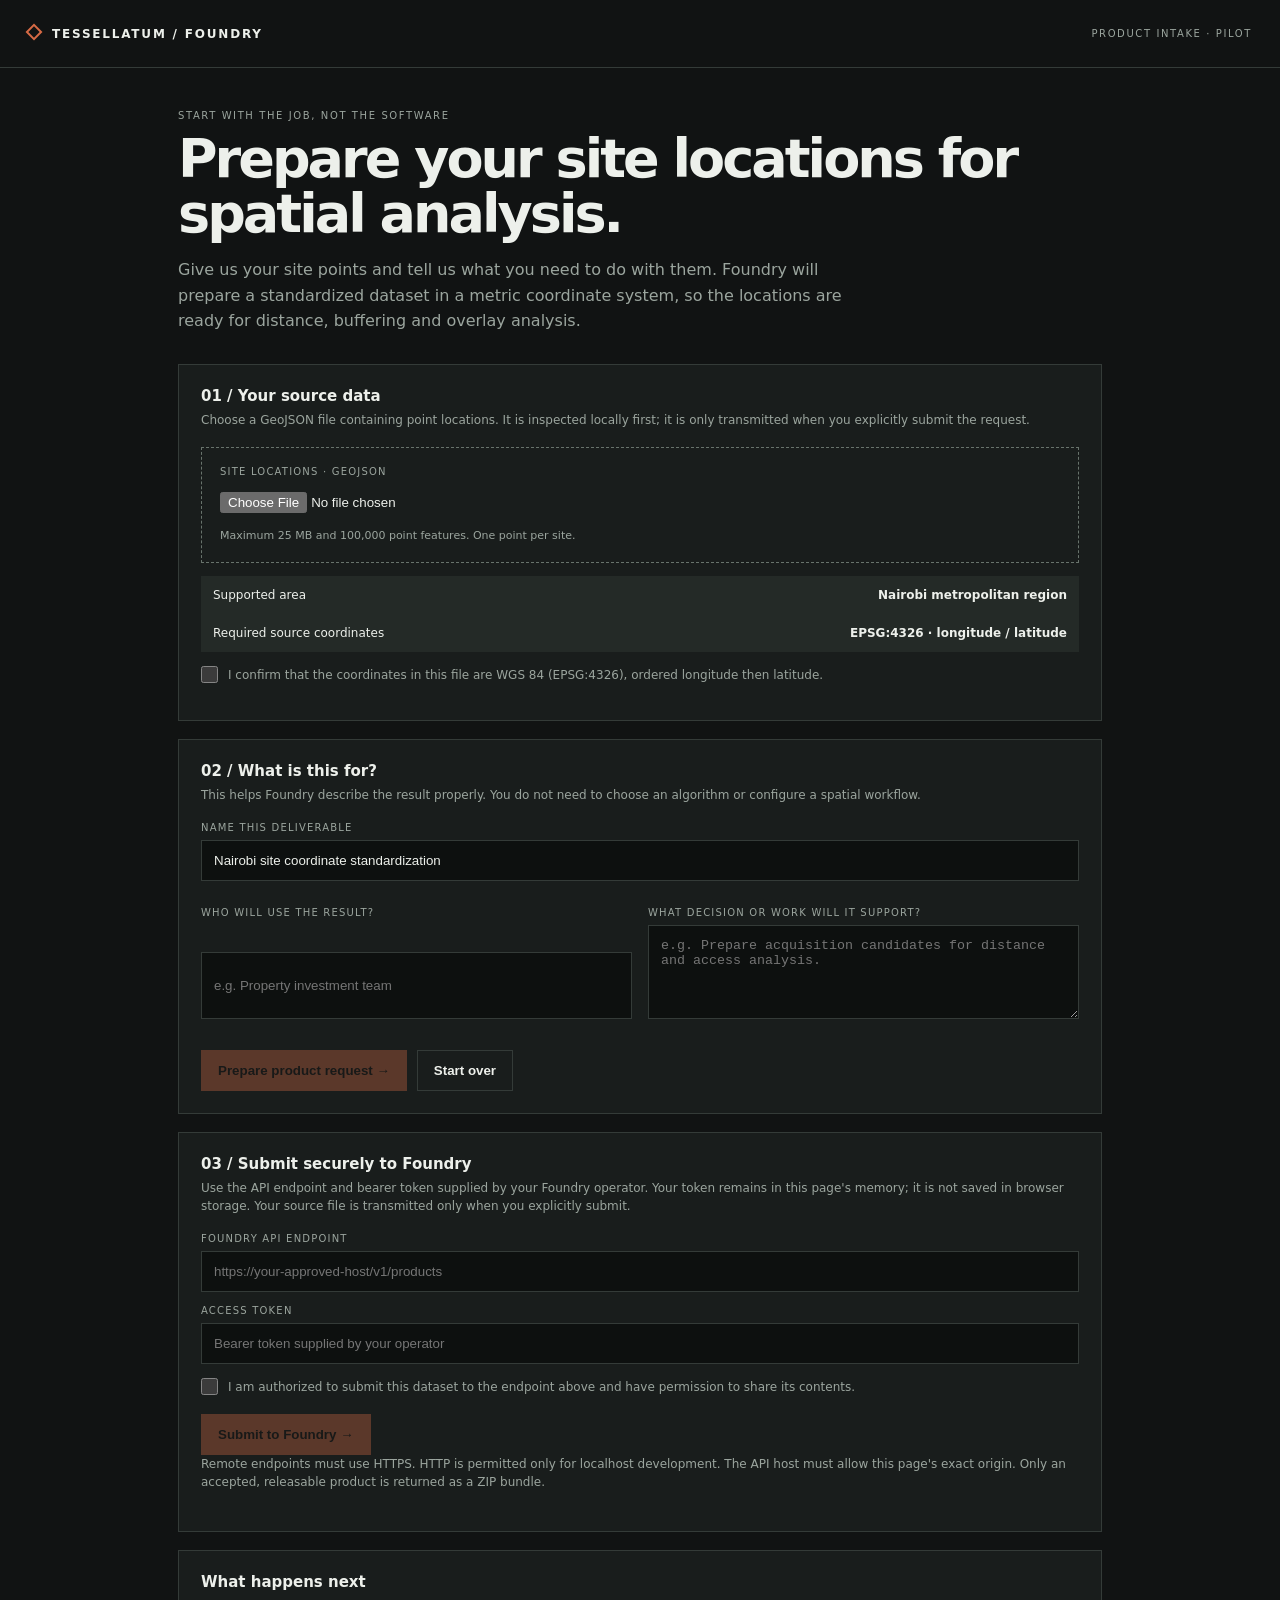
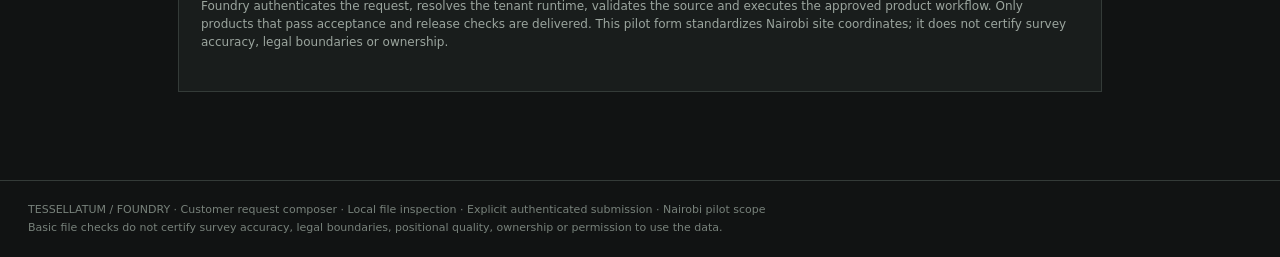
<file: viewer/request/index.html>
<!doctype html>
<html lang="en">
<head>
<meta charset="utf-8"><meta name="viewport" content="width=device-width,initial-scale=1">
<meta name="description" content="Prepare a spatial product request for Tessellatum Foundry.">
<title>Foundry / Start a spatial product</title>
<style>
:root{color-scheme:dark;--bg:#111313;--panel:#191d1c;--line:#343b38;--ink:#edf0eb;--muted:#9ba59e;--accent:#d66a45;--soft:#242a27;font-family:Inter,ui-sans-serif,system-ui,-apple-system,"Segoe UI",sans-serif}
*{box-sizing:border-box}body{margin:0;background:var(--bg);color:var(--ink);min-width:320px}header{height:68px;border-bottom:1px solid var(--line);display:flex;align-items:center;justify-content:space-between;padding:0 28px}.brand{font-size:12px;font-weight:800;letter-spacing:.15em}.mark{display:inline-block;width:12px;height:12px;border:2px solid var(--accent);transform:rotate(45deg);margin-right:12px}.eyebrow{font-size:10px;letter-spacing:.16em;text-transform:uppercase;color:var(--muted)}main{max-width:980px;margin:auto;padding:42px 28px 70px}h1{font-size:clamp(32px,5vw,54px);letter-spacing:-.055em;line-height:1.02;margin:10px 0 16px}.intro{max-width:690px;margin:0 0 30px;color:var(--muted);line-height:1.6}.panel{background:var(--panel);border:1px solid var(--line);padding:22px;margin:18px 0}.panel h2{font-size:15px;margin:0 0 6px}.panel>p{color:var(--muted);font-size:12px;line-height:1.5;margin:0 0 18px}.grid{display:grid;grid-template-columns:1fr 1fr;gap:16px}.field{display:grid;gap:7px;margin:13px 0}.field label{font-size:10px;letter-spacing:.12em;text-transform:uppercase;color:var(--muted)}input,textarea{width:100%;background:#0d100f;border:1px solid var(--line);color:var(--ink);padding:12px;font:13px/1.5 inherit;border-radius:0}textarea{min-height:94px;resize:vertical}.filebox{border:1px dashed #68736c;padding:18px}.filebox input{border:0;padding:8px 0;background:transparent}.hint{font-size:11px;color:var(--muted);line-height:1.5}.fixed{display:flex;justify-content:space-between;gap:12px;align-items:center;padding:12px;background:var(--soft);font-size:12px}.fixed strong{color:var(--ink)}.check{display:flex;align-items:flex-start;gap:10px;font-size:12px;line-height:1.5;color:var(--muted);margin:14px 0}.check input{width:17px;height:17px;flex:0 0 auto;margin:0;accent-color:var(--accent)}.button{background:var(--accent);color:#171311;border:1px solid var(--accent);padding:12px 16px;font-weight:800;cursor:pointer}.button:disabled{opacity:.35;cursor:not-allowed}.button.secondary{background:transparent;color:var(--ink);border-color:var(--line)}.actions{display:flex;gap:10px;align-items:center;flex-wrap:wrap;margin-top:18px}.status{padding:12px;border-left:3px solid var(--accent);background:var(--soft);font-size:12px;line-height:1.55;margin:14px 0}.status.error{border-color:#e58b70}.status.success{border-color:#9ac7a7}.summary{display:grid;grid-template-columns:repeat(3,1fr);gap:8px;margin:14px 0}.metric{padding:12px;background:var(--soft)}.metric strong{display:block;font-size:22px}.metric span{font-size:10px;color:var(--muted);text-transform:uppercase;letter-spacing:.1em}.hidden{display:none!important}footer{border-top:1px solid var(--line);padding:20px 28px;color:#77817a;font-size:11px;line-height:1.6}@media(max-width:680px){header{padding:0 16px}main{padding:30px 16px 50px}.grid{grid-template-columns:1fr}.panel{padding:16px}.summary{grid-template-columns:repeat(3,1fr)}}
</style></head>
<body>
<header><div class="brand"><span class="mark"></span>TESSELLATUM / FOUNDRY</div><div class="eyebrow">Product intake · pilot</div></header>
<main>
<div class="eyebrow">Start with the job, not the software</div>
<h1>Prepare your site locations for spatial analysis.</h1>
<p class="intro">Give us your site points and tell us what you need to do with them. Foundry will prepare a standardized dataset in a metric coordinate system, so the locations are ready for distance, buffering and overlay analysis.</p>
<section class="panel">
<h2>01 / Your source data</h2>
<p>Choose a GeoJSON file containing point locations. It is inspected locally first; it is only transmitted when you explicitly submit the request.</p>
<div class="field filebox"><label for="source-file">Site locations · GeoJSON</label><input id="source-file" type="file" accept=".geojson,.json,application/geo+json,application/json"><div class="hint">Maximum 25 MB and 100,000 point features. One point per site.</div></div>
<div id="file-status" class="status hidden" role="status"></div>
<div id="metrics" class="summary hidden"><div class="metric"><strong id="feature-count">—</strong><span>Site points</span></div><div class="metric"><strong id="west-east">—</strong><span>Longitude span</span></div><div class="metric"><strong id="south-north">—</strong><span>Latitude span</span></div></div>
<div class="fixed"><span>Supported area</span><strong>Nairobi metropolitan region</strong></div>
<div class="fixed"><span>Required source coordinates</span><strong>EPSG:4326 · longitude / latitude</strong></div>
<label class="check"><input id="confirm-crs" type="checkbox"><span>I confirm that the coordinates in this file are WGS 84 (EPSG:4326), ordered longitude then latitude.</span></label>
</section>
<section class="panel">
<h2>02 / What is this for?</h2>
<p>This helps Foundry describe the result properly. You do not need to choose an algorithm or configure a spatial workflow.</p>
<div class="field"><label for="product-name">Name this deliverable</label><input id="product-name" maxlength="200" value="Nairobi site coordinate standardization"></div>
<div class="grid">
<div class="field"><label for="audience">Who will use the result?</label><input id="audience" maxlength="500" placeholder="e.g. Property investment team"></div>
<div class="field"><label for="context">What decision or work will it support?</label><textarea id="context" maxlength="2000" placeholder="e.g. Prepare acquisition candidates for distance and access analysis."></textarea></div>
</div>
<div class="actions"><button id="prepare" class="button" disabled>Prepare product request →</button><button id="reset" class="button secondary" type="button">Start over</button></div>
<div id="result" class="status hidden" role="status"></div>
<div id="download-area" class="hidden"><div class="actions"><button id="download" class="button secondary">Download request JSON</button></div><p class="hint">The JSON export is an optional record of the request; it does not contain your source data.</p></div>
</section>
<section class="panel">
<h2>03 / Submit securely to Foundry</h2>
<p>Use the API endpoint and bearer token supplied by your Foundry operator. Your token remains in this page's memory; it is not saved in browser storage. Your source file is transmitted only when you explicitly submit.</p>
<div class="field"><label for="api-endpoint">Foundry API endpoint</label><input id="api-endpoint" type="url" autocomplete="url" placeholder="https://your-approved-host/v1/products"></div>
<div class="field"><label for="api-token">Access token</label><input id="api-token" type="password" autocomplete="off" spellcheck="false" placeholder="Bearer token supplied by your operator"></div>
<label class="check"><input id="confirm-submit" type="checkbox"><span>I am authorized to submit this dataset to the endpoint above and have permission to share its contents.</span></label>
<div class="actions"><button id="submit-product" class="button" disabled>Submit to Foundry →</button></div>
<div id="submit-status" class="status hidden" role="status" aria-live="polite"></div>
<p class="hint">Remote endpoints must use HTTPS. HTTP is permitted only for localhost development. The API host must allow this page's exact origin. Only an accepted, releasable product is returned as a ZIP bundle.</p>
</section>
<section class="panel">
<h2>What happens next</h2>
<p>Foundry authenticates the request, resolves the tenant runtime, validates the source and executes the approved product workflow. Only products that pass acceptance and release checks are delivered. This pilot form standardizes Nairobi site coordinates; it does not certify survey accuracy, legal boundaries or ownership.</p>
</section>
</main>
<footer>TESSELLATUM / FOUNDRY · Customer request composer · Local file inspection · Explicit authenticated submission · Nairobi pilot scope<br>Basic file checks do not certify survey accuracy, legal boundaries, positional quality, ownership or permission to use the data.</footer>
<script>
"use strict";
const $=id=>document.getElementById(id);
const supported={west:36.0,south:-2.5,east:37.5,north:0.5};
let selectedFile=null,parsedCollection=null,requestPayload=null,submitting=false;
function setStatus(message,kind=""){const node=$("file-status");node.textContent=message;node.className="status "+kind}
function allPoints(collection){
 if(!collection||collection.type!=="FeatureCollection"||!Array.isArray(collection.features)||collection.features.length===0)throw Error("The file must be a non-empty GeoJSON FeatureCollection.");
 if(collection.features.length>100000)throw Error("This request supports at most 100,000 site points.");
 let west=Infinity,south=Infinity,east=-Infinity,north=-Infinity;
 for(let i=0;i<collection.features.length;i++){
  const feature=collection.features[i];
  if(!feature||feature.type!=="Feature"||!feature.geometry||feature.geometry.type!=="Point")throw Error("Feature "+(i+1)+" is not a Point. This product accepts one point per site.");
  const c=feature.geometry.coordinates;
  if(!Array.isArray(c)||c.length<2||!Number.isFinite(c[0])||!Number.isFinite(c[1]))throw Error("Feature "+(i+1)+" has invalid longitude/latitude coordinates.");
  const [lon,lat]=c;
  if(lon<supported.west||lon>supported.east||lat<supported.south||lat>supported.north)throw Error("A site falls outside the supported Nairobi intake envelope (36.0–37.5° E, 2.5° S–0.5° N).");
  west=Math.min(west,lon);east=Math.max(east,lon);south=Math.min(south,lat);north=Math.max(north,lat);
 }
 return {count:collection.features.length,west,south,east,north};
}
function updateReady(){
 $("prepare").disabled=!(selectedFile&&parsedCollection&&$("confirm-crs").checked&&$("audience").value.trim()&&$("context").value.trim());
 $("submit-product").disabled=!(requestPayload&&$("api-endpoint").value.trim()&&$("api-token").value.trim()&&$("confirm-submit").checked)||submitting;
}
$("source-file").addEventListener("change",async event=>{
 selectedFile=null;parsedCollection=null;requestPayload=null;$("download-area").classList.add("hidden");$("metrics").classList.add("hidden");updateReady();
 const file=event.target.files&&event.target.files[0];if(!file)return;
 if(file.size>25*1024*1024){setStatus("File exceeds the 25 MB local intake limit.","error");return}
 if(!/\.(geojson|json)$/i.test(file.name)){setStatus("Choose a .geojson or .json file.","error");return}
 try{
  const data=JSON.parse(await file.text()),bounds=allPoints(data);
  selectedFile=file;parsedCollection=data;
  $("feature-count").textContent=bounds.count.toLocaleString();
  $("west-east").textContent=bounds.west.toFixed(4)+"–"+bounds.east.toFixed(4);
  $("south-north").textContent=bounds.south.toFixed(4)+"–"+bounds.north.toFixed(4);
  $("metrics").classList.remove("hidden");
  setStatus("File structure and point coordinates passed the local intake checks. Confirm the source CRS to continue.","success");
 }catch(error){setStatus(error.message||"Could not read this GeoJSON file.","error")}
 updateReady();
});
["confirm-crs","audience","context"].forEach(id=>$(id).addEventListener("input",()=>{requestPayload=null;$("download-area").classList.add("hidden");$("result").classList.add("hidden");updateReady()}));$("product-name").addEventListener("input",()=>{requestPayload=null;$("download-area").classList.add("hidden");$("result").classList.add("hidden");updateReady()});
$("prepare").addEventListener("click",()=>{
 if(!selectedFile||!parsedCollection)return;
 const isGeojson=selectedFile.name.toLowerCase().endsWith(".geojson");
 requestPayload={
  request_id:"nairobi-sites-"+Date.now(),
  job_type:"standardize_site_coordinates",
  product_name:$("product-name").value.trim()||"Nairobi site coordinate standardization",
  source_file:{file_name:selectedFile.name,media_type:isGeojson?"application/geo+json":"application/json",coordinate_reference_system:{authority:"EPSG",code:4326}},
  audience:$("audience").value.trim(),
  decision_context:$("context").value.trim(),
  geographic_scope:"Nairobi metropolitan region"
 };
 $("result").textContent="Request prepared. The source file passed basic local checks; Foundry still needs to ingest and validate it before execution.";
 $("result").className="status success";
 $("download-area").classList.remove("hidden");
 updateReady();
});
$("download").addEventListener("click",()=>{
 if(!requestPayload)return;
 const blob=new Blob([JSON.stringify(requestPayload,null,2)+"\n"],{type:"application/json"});
 const url=URL.createObjectURL(blob),link=document.createElement("a");
 link.href=url;link.download=requestPayload.request_id+".json";link.click();URL.revokeObjectURL(url);
});
function validateEndpoint(value){
 let endpoint;
 try{endpoint=new URL(value)}catch(_){throw Error("Enter a valid Foundry API endpoint URL.")}
 const local=endpoint.protocol==="http:"&&["localhost","127.0.0.1","[::1]"].includes(endpoint.hostname);
 if(endpoint.protocol!=="https:"&&!local)throw Error("Remote API endpoints must use HTTPS.");
 if(endpoint.username||endpoint.password||endpoint.search||endpoint.hash||!endpoint.pathname.endsWith("/v1/products"))throw Error("Use the exact /v1/products endpoint without credentials, query parameters or fragments.");
 return endpoint.toString();
}
async function encodeFileBase64(file){
 const bytes=new Uint8Array(await file.arrayBuffer());
 let binary="";
 const chunkSize=0x8000;
 for(let offset=0;offset<bytes.length;offset+=chunkSize)binary+=String.fromCharCode(...bytes.subarray(offset,offset+chunkSize));
 return btoa(binary);
}
["api-endpoint","api-token"].forEach(id=>$(id).addEventListener("input",updateReady));
$("confirm-submit").addEventListener("change",updateReady);
$("submit-product").addEventListener("click",async()=>{
 if(!requestPayload||submitting)return;
 const status=$("submit-status");
 try{
  const endpoint=validateEndpoint($("api-endpoint").value.trim());
  const token=$("api-token").value.trim();
  if(!token.startsWith("Bearer "))throw Error("Enter the complete token in the format: Bearer your-token");
  if(!$("confirm-submit").checked)throw Error("Confirm that you are authorized to submit this dataset.");
  submitting=true;updateReady();status.className="status";status.textContent="Submitting source data to Foundry. Keep this page open while the product runs.";
  const envelope={request_version:"1.0.0",request:requestPayload,source_file_base64:await encodeFileBase64(selectedFile)};
  const response=await fetch(endpoint,{method:"POST",headers:{"Authorization":token,"Content-Type":"application/json"},body:JSON.stringify(envelope),cache:"no-store",credentials:"omit",redirect:"error"});
  const type=(response.headers.get("content-type")||"").split(";")[0].trim().toLowerCase();
  if(!response.ok){
   let detail="Foundry could not release this product (HTTP "+response.status+").";
   if(type==="application/json"){const body=await response.json();if(body&&body.error)detail+=" "+body.error.replace(/_/g," ");}
   throw Error(detail);
  }
  if(type!=="application/zip")throw Error("The endpoint returned an unexpected response type. No product was downloaded.");
  const blob=await response.blob(),url=URL.createObjectURL(blob),link=document.createElement("a");
  link.href=url;link.download="spatial-product.zip";link.click();setTimeout(()=>URL.revokeObjectURL(url),1000);
  const requestId=response.headers.get("X-Foundry-Request-ID");
  status.textContent="Product delivered successfully."+(requestId?" Request ID: "+requestId:"")+" The ZIP bundle has been downloaded.";
  status.className="status success";
 }catch(error){status.textContent=error.message||"Submission failed. Check the endpoint and try again.";status.className="status error"}
 finally{submitting=false;updateReady()}
});
window.addEventListener("pagehide",()=>{$("api-token").value=""});
$("reset").addEventListener("click",()=>{
 selectedFile=null;parsedCollection=null;requestPayload=null;
 $("source-file").value="";$("confirm-crs").checked=false;$("audience").value="";$("context").value="";
 $("product-name").value="Nairobi site coordinate standardization";
 $("file-status").className="status hidden";$("submit-status").className="status hidden";$("metrics").classList.add("hidden");$("result").classList.add("hidden");$("download-area").classList.add("hidden");$("api-token").value="";$("api-endpoint").value="";$("confirm-submit").checked=false;$("submit-status").className="status hidden";updateReady();
});
</script></body></html>
</file>
<file: console/styles.css>
:root {
  color-scheme: light;
  font-family: Inter, ui-sans-serif, system-ui, -apple-system, BlinkMacSystemFont, "Segoe UI", sans-serif;
  color: #18232b;
  background: #f3f6f7;
  font-synthesis: none;
  text-rendering: optimizeLegibility;
}

* { box-sizing: border-box; }

body {
  margin: 0;
  min-width: 320px;
  background: #f3f6f7;
}

.topbar {
  display: flex;
  align-items: center;
  justify-content: space-between;
  gap: 1rem;
  padding: 1.5rem clamp(1rem, 4vw, 3.5rem);
  color: #f7fbfc;
  background: #17323d;
}

h1, h2, h3, p { margin-top: 0; }
h1 { margin-bottom: 0; font-size: clamp(1.5rem, 3vw, 2.1rem); }
h2 { margin-bottom: 0; font-size: 1.25rem; }
h3 { margin-bottom: .75rem; font-size: .98rem; }
.eyebrow {
  margin-bottom: .35rem;
  color: #64818c;
  font-size: .7rem;
  font-weight: 750;
  letter-spacing: .12em;
  text-transform: uppercase;
}
.topbar .eyebrow { color: #a9c5ce; }
.preview-label {
  padding: .35rem .7rem;
  border: 1px solid #54717b;
  border-radius: 999px;
  color: #d8e7eb;
  font-size: .78rem;
}

.panel {
  min-width: 0;
  padding: 1.25rem;
  border: 1px solid #dce5e8;
  border-radius: 12px;
  background: #fff;
  box-shadow: 0 2px 8px rgb(24 35 43 / 4%);
}

.connection {
  margin: 1.25rem clamp(1rem, 4vw, 3.5rem);
}
.dashboard {
  display: grid;
  grid-template-columns: repeat(2, minmax(0, 1fr));
  gap: 1rem;
  margin: 1rem clamp(1rem, 4vw, 3.5rem) 2rem;
}
.wide-panel { grid-column: 1 / -1; }

.section-heading {
  display: flex;
  align-items: center;
  justify-content: space-between;
  gap: 1rem;
  margin-bottom: 1rem;
}
.connection-fields, .form-grid {
  display: grid;
  grid-template-columns: repeat(2, minmax(0, 1fr));
  gap: .85rem;
}
.connection-fields { grid-template-columns: 1fr 1fr auto; align-items: end; }
.registry-grid, .history-grid {
  display: grid;
  grid-template-columns: repeat(2, minmax(0, 1fr));
  gap: 1.25rem;
}
label {
  display: flex;
  flex-direction: column;
  gap: .4rem;
  color: #465963;
  font-size: .82rem;
  font-weight: 650;
}
input, textarea {
  width: 100%;
  min-width: 0;
  padding: .65rem .72rem;
  border: 1px solid #cbd8dd;
  border-radius: 7px;
  color: #18232b;
  background: #fbfdfd;
  font: inherit;
  font-size: .88rem;
}
textarea {
  resize: vertical;
  font-family: ui-monospace, SFMono-Regular, Menlo, Consolas, monospace;
  font-size: .78rem;
  line-height: 1.45;
}
input:focus, textarea:focus {
  outline: 2px solid #80aeba;
  outline-offset: 1px;
  border-color: #568b9b;
}
input[type="file"] { padding: .45rem; }
.inline-link { color: #1b5666; font-size: .78rem; font-weight: 650; }
.wide { grid-column: 1 / -1; }
.actions {
  display: flex;
  align-items: center;
  flex-wrap: wrap;
  gap: .6rem;
}
button {
  padding: .62rem .9rem;
  border: 1px solid #1b5666;
  border-radius: 7px;
  color: white;
  background: #1b5666;
  font: inherit;
  font-size: .84rem;
  font-weight: 700;
  cursor: pointer;
}
button:hover:not(:disabled) { background: #124453; }
button.secondary {
  border-color: #cbd8dd;
  color: #28434d;
  background: #f5f8f9;
}
button.secondary:hover:not(:disabled) { background: #e9f0f2; }
button:disabled { opacity: .45; cursor: not-allowed; }
.state {
  padding: .35rem .65rem;
  border-radius: 999px;
  font-size: .75rem;
  font-weight: 750;
}
.state.disconnected { color: #6d4a20; background: #f7efdf; }
.state.connected { color: #1f6545; background: #e4f3eb; }
.message { color: #60727a; font-size: .8rem; }
.message.error { color: #9b3131; }
.message.success { color: #26704e; }
.compact-list, .run-list {
  display: flex;
  flex-direction: column;
  gap: .5rem;
  margin: 0;
  padding: 0;
  list-style: none;
}
.compact-list li, .run-list li {
  padding: .6rem .7rem;
  border: 1px solid #e5ecee;
  border-radius: 7px;
  background: #fafcfc;
  font-size: .8rem;
  overflow-wrap: anywhere;
}
.compact-list strong, .run-list strong { display: block; margin-bottom: .18rem; }
.muted { color: #829199; }
.stack-form { display: flex; flex-direction: column; gap: .75rem; }
.separator { height: 1px; margin: 1.2rem 0; background: #e4ebed; }
.result {
  max-height: 24rem;
  overflow: auto;
  margin: 1rem 0 0;
  padding: .85rem;
  border: 1px solid #e2e9eb;
  border-radius: 7px;
  color: #dce9ed;
  background: #1b2b32;
  font-size: .74rem;
  line-height: 1.5;
  white-space: pre-wrap;
  overflow-wrap: anywhere;
}
.run-button {
  width: 100%;
  text-align: left;
  border: 0;
  color: #20363e;
  background: transparent;
}
.run-button:hover { color: #124453; background: #edf4f6; }
footer {
  padding: 0 clamp(1rem, 4vw, 3.5rem) 2rem;
  color: #687b83;
  font-size: .76rem;
}
footer p { margin-bottom: .35rem; }

@media (max-width: 820px) {
  .dashboard { grid-template-columns: 1fr; }
  .wide-panel { grid-column: auto; }
  .connection-fields { grid-template-columns: 1fr; }
}
@media (max-width: 560px) {
  .registry-grid, .history-grid, .form-grid { grid-template-columns: 1fr; }
  .wide { grid-column: auto; }
  .topbar { align-items: flex-start; flex-direction: column; }
}
</file>
